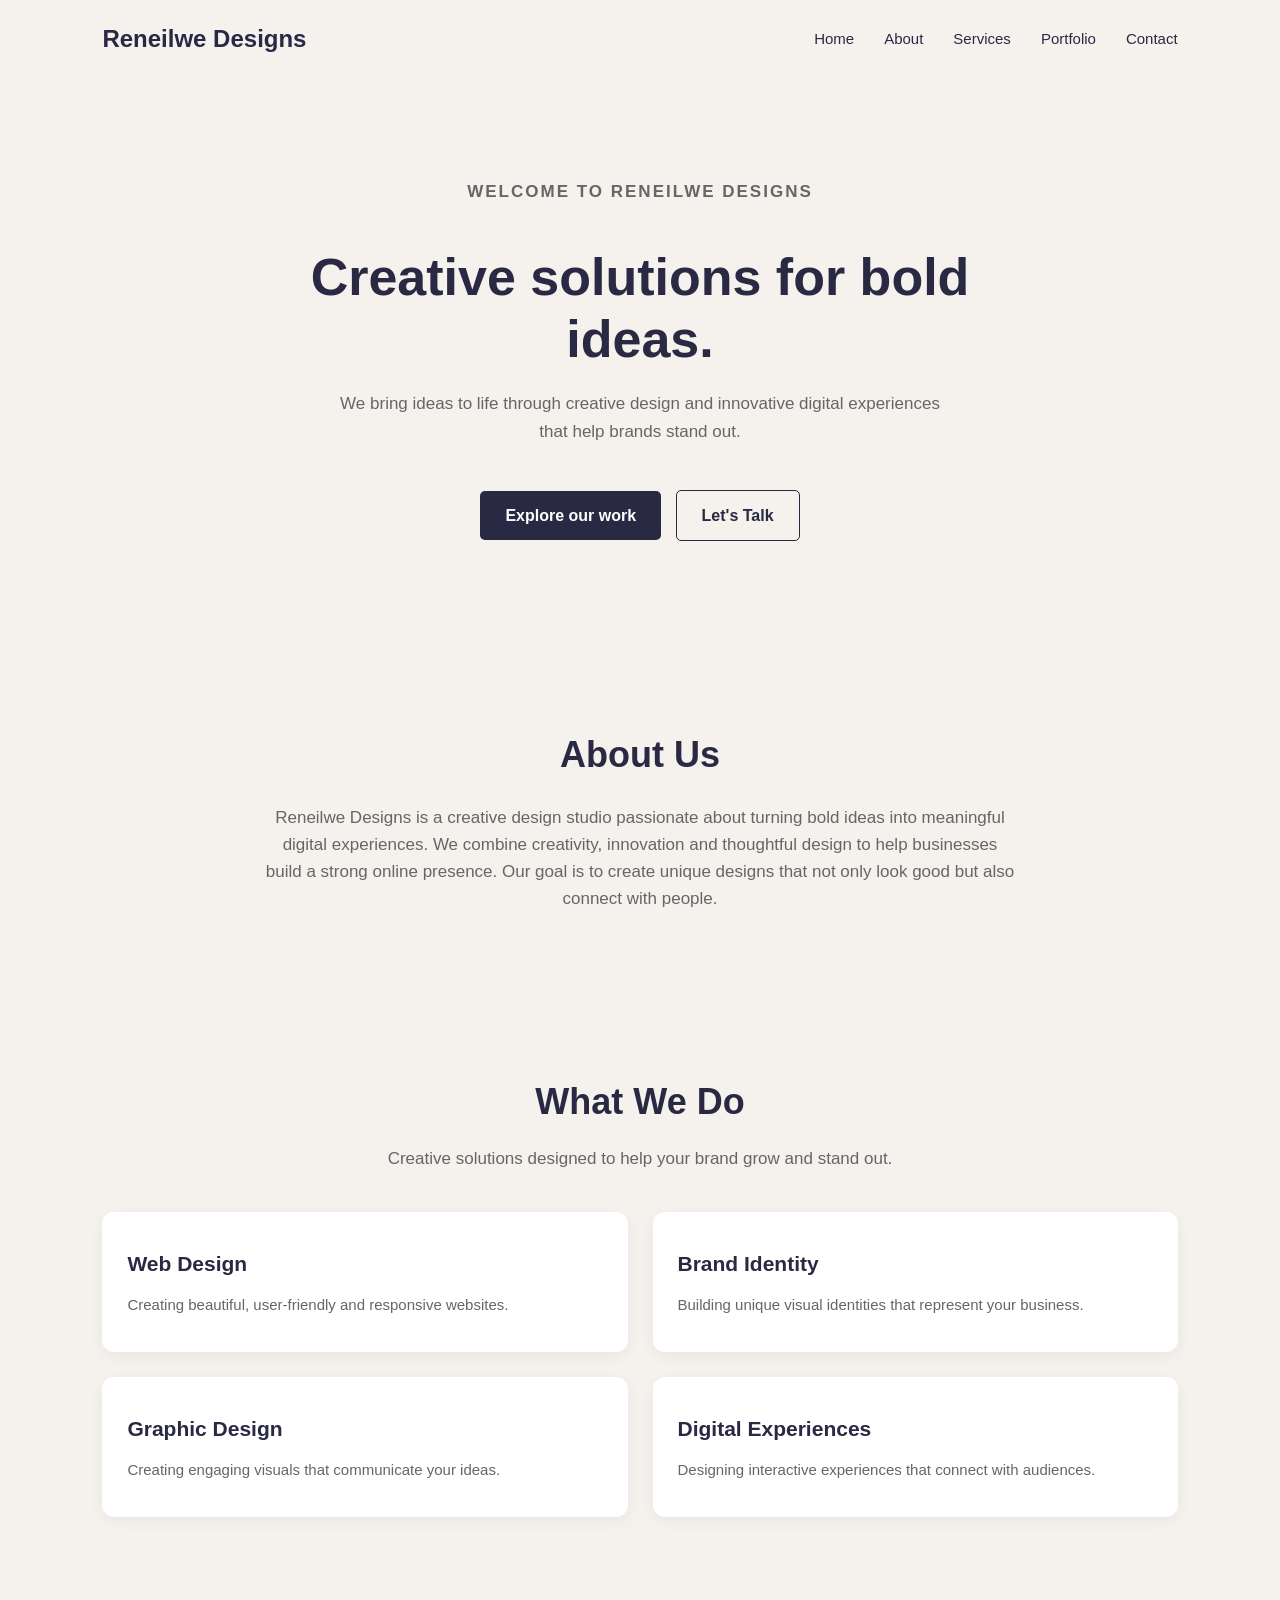
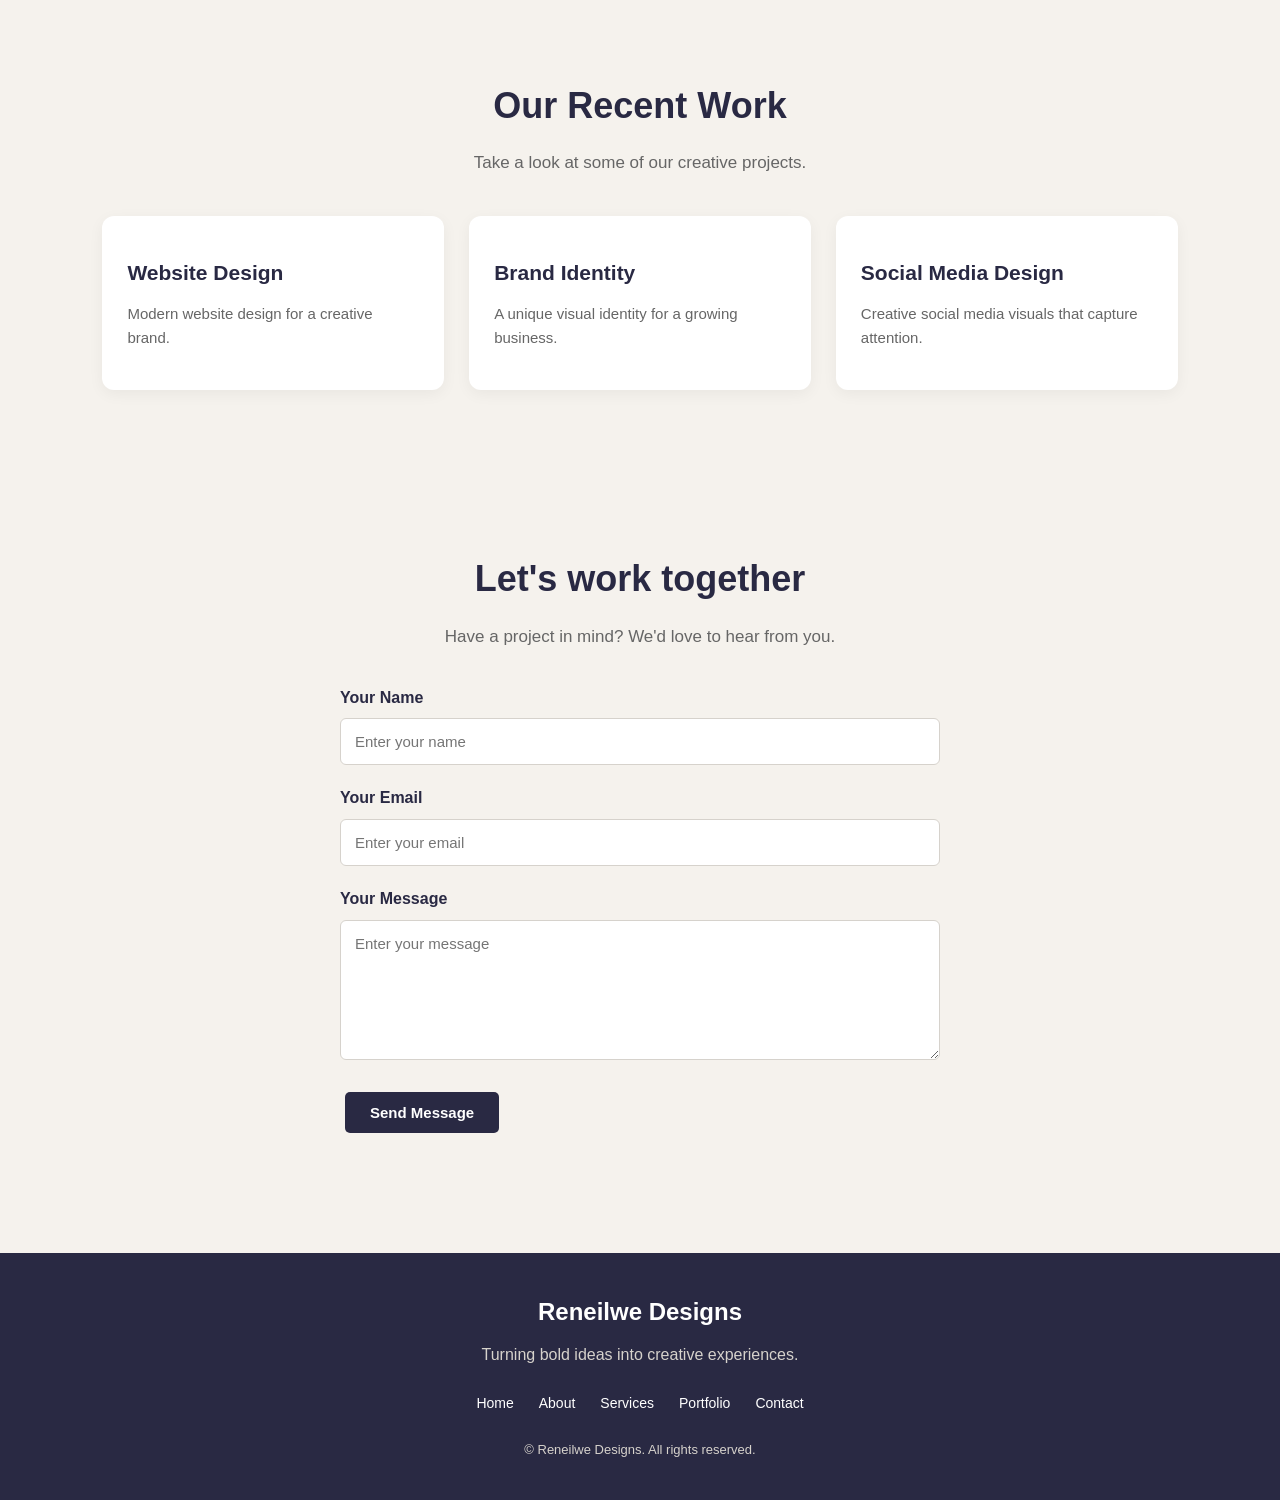
<file: Task 1 - Responsive Landing Page/index.html>
<!DOCTYPE html>
<html lang="en">
<head>
    <meta charset="UTF-8">
    <meta name="viewport" content="width=device-width, initial-scale=1.0">
    <link rel="stylesheet" href="style.css">
    <title>Reneilwe Designs | Creative Studio</title>
</head>
<body>
    <nav>
        <div class="logo">
            Reneilwe Designs
        </div>

        <ul>
            <li><a href="#home">Home</a></li>
            <li><a href="#about">About</a></li>
            <li><a href="#services">Services</a></li>
            <li><a href="#portfolio">Portfolio</a></li>
            <li><a href="#contact">Contact</a></li>
        </ul>
    </nav>

    <section id="home">
        <p class="intro">WELCOME TO RENEILWE DESIGNS</p>
        <h1>Creative solutions for bold ideas.</h1>
        <p class="hero-description">We bring ideas to life through creative design and innovative digital experiences that help brands stand out.</p>
        <a href="#portfolio" class="btn">Explore our work</a>
        <a href="#contact" class="btn-secondary">Let's Talk</a>
    </section>

    <section id="about">
        <h2>About Us</h2>
        <p>Reneilwe Designs is a creative design studio passionate about turning bold ideas into meaningful digital experiences. We combine creativity, innovation and thoughtful design to help businesses build a strong online presence. Our goal is to create unique designs that not only look good but also connect with people.</p>
    </section>

    <section id="services">
        <h2>What We Do</h2>
        <p>Creative solutions designed to help your brand grow and stand out.</p>
        <div class="services-container">
            <div class="service-card">
                <h3>Web Design</h3>
                <p>Creating beautiful, user-friendly and responsive websites.</p>
            </div>
            <div class="service-card">
                <h3>Brand Identity</h3>
                <p>Building unique visual identities that represent your business.</p>
            </div>

            <div class="service-card">
                <h3>Graphic Design</h3>
                <p>Creating engaging visuals that communicate your ideas.</p>
            </div>

            <div class="service-card">
                <h3>Digital Experiences</h3>
                <p>Designing interactive experiences that connect with audiences.</p>
            </div>
        </div>
    </section>
    <section id="portfolio">
        <h2>Our Recent Work</h2>
        <p>Take a look at some of our creative projects.</p>
        <div class="portfolio-container">
            <div class="portfolio-card">
                <h3>Website Design</h3>
                <p>Modern website design for a creative brand.</p>
            </div>
            <div class="portfolio-card">
                <h3>Brand Identity</h3>
                <p>A unique visual identity for a growing business.</p>
            </div>
            <div class="portfolio-card">
                <h3>Social Media Design</h3>
                <p>Creative social media visuals that capture attention.</p>
            </div>
        </div>
    </section>
    <section id="contact">
        <h2>Let's work together</h2>
        <p>Have a project in mind? We'd love to hear from you.</p>
        <form id="contact-form">
            <div class="form-group">
                <label for="name">Your Name</label>
                <input type="text" id="name" name="name" placeholder="Enter your name" required>
            </div>
            <div class="form-group">
                <label for="email">Your Email</label>
                <input type="email" id="email" name="email" placeholder="Enter your email" required>
            </div>
            <div class="form-group">
                <label for="message">Your Message</label>
                <textarea id="message" name="message" placeholder="Enter your message" required></textarea>
            </div>
            <button type="submit" class="btn">Send Message</button>
        </form>
        <p id="success-message" class="success-message"></p>
    </section>
    <footer>
        <div class="footer-content">
            <h2>Reneilwe Designs</h2>
            <p>Turning bold ideas into creative experiences.</p>
        </div>

        <div class="footer-links">
            <a href="#home">Home</a>
            <a href="#about">About</a>
            <a href="#services">Services</a>
            <a href="#portfolio">Portfolio</a>
            <a href="#contact">Contact</a>
        </div>
        <p class="copyright">
            &copy; Reneilwe Designs. All rights reserved.
        </p>
    </footer>
    <script src="script.js"></script>
</body>
</html>
</file>
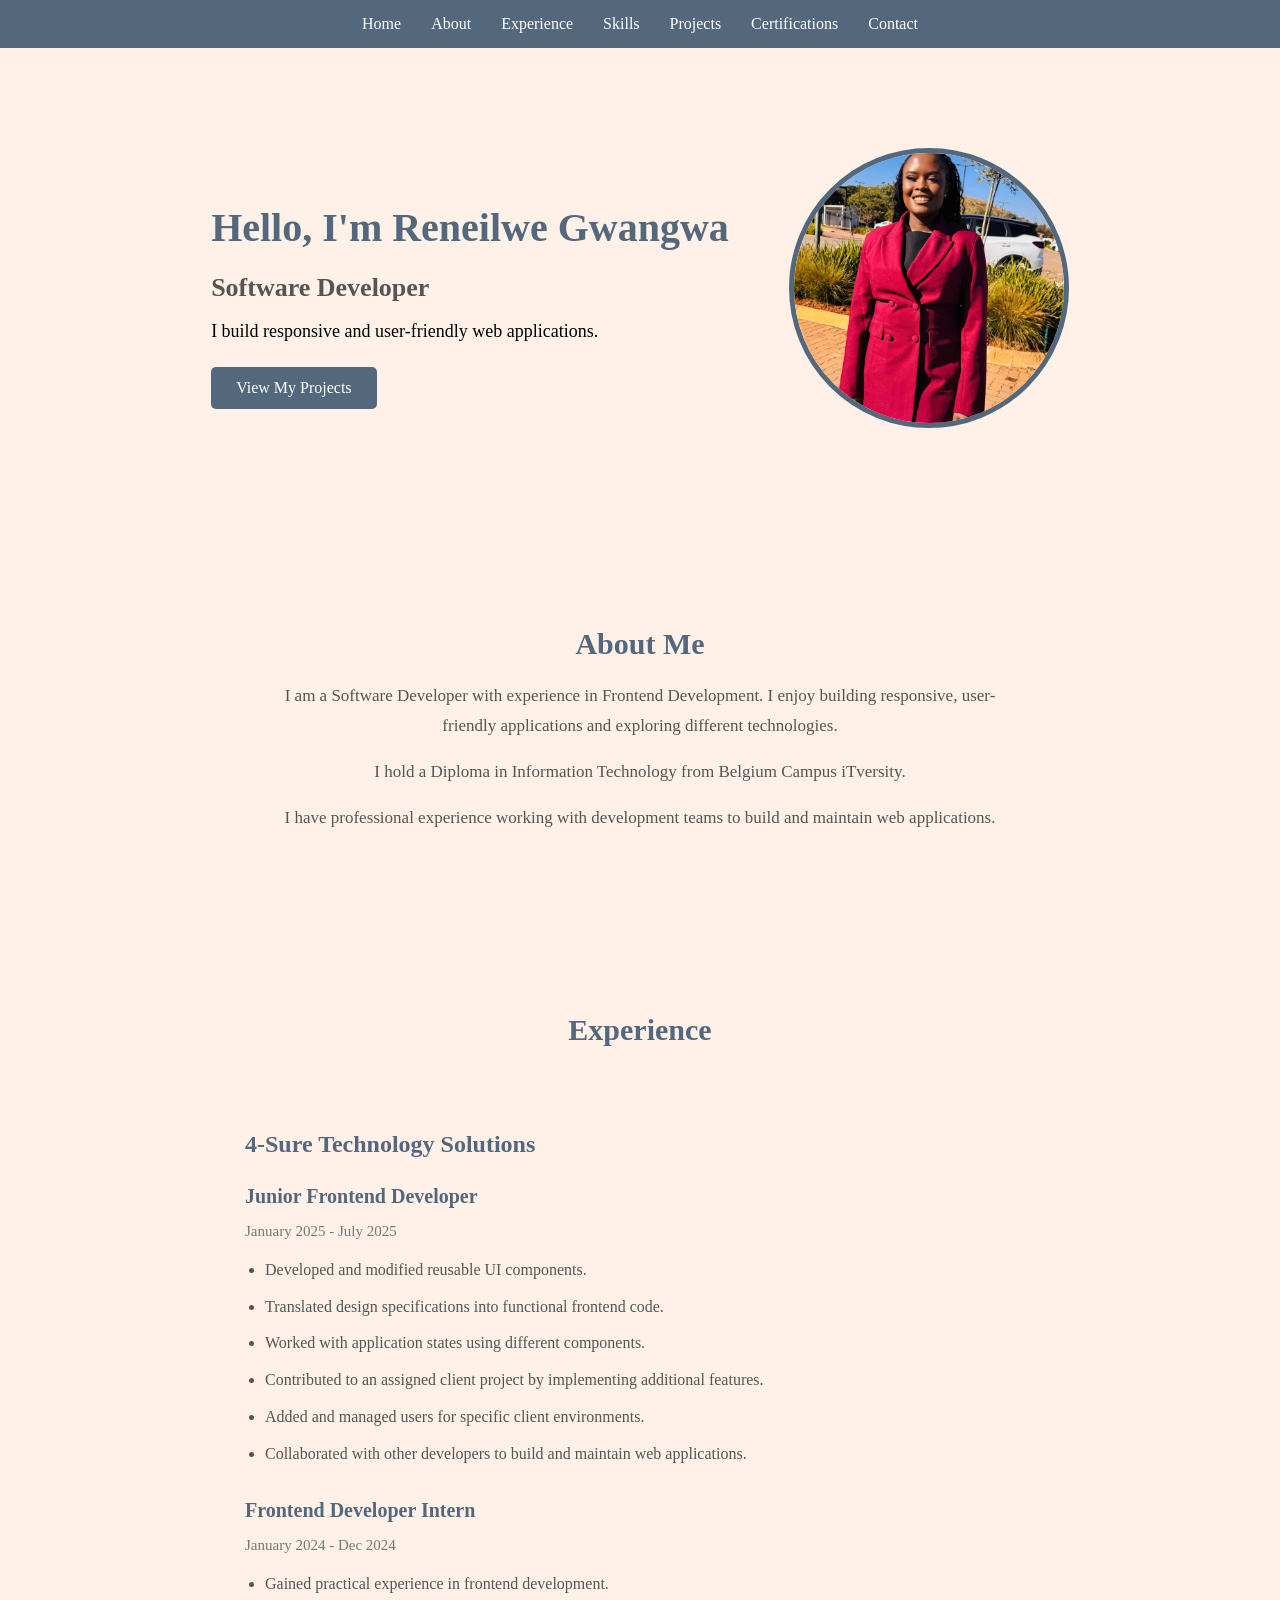
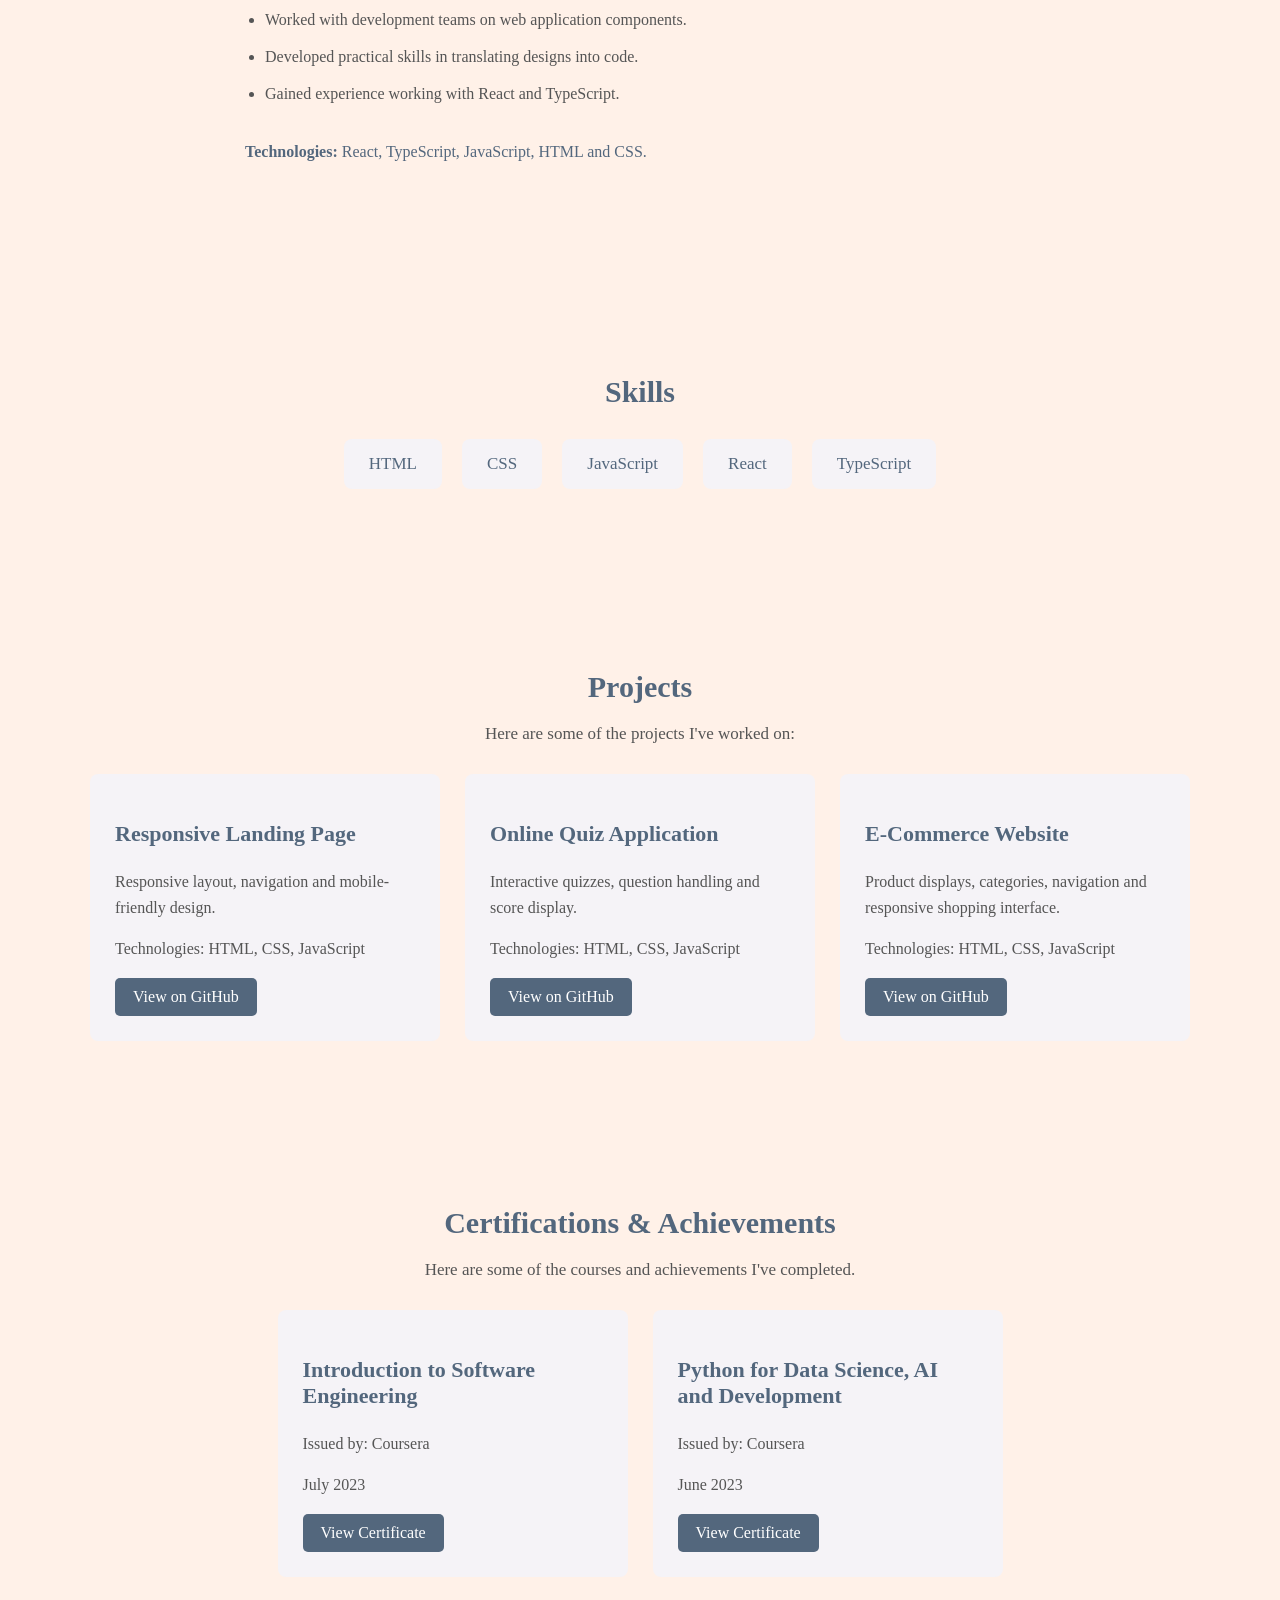
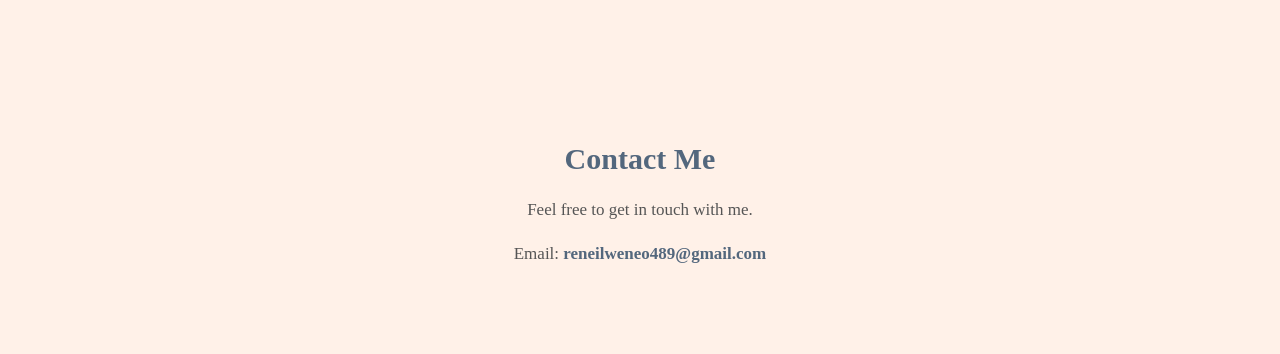
<file: Task 2 - Personal Portfolio/index.html>
<!DOCTYPE html>
<html lang="en">
<head>
    <meta charset="UTF-8">
    <meta name="viewport" content="width=device-width, initial-scale=1.0">
    <link rel="stylesheet" href="style.css">
    <title>Reneilwe Neo Gwangwa | Software Developer</title>
</head>
<body>
    <header>
        <nav>
            <button class="menu-toggle" aria-label="Open navigation menu" aria-expanded="false">
                ☰
            </button>

            <ul class="nav-links">
                <li><a href="#home">Home</a></li>
                <li><a href="#about">About</a></li>
                <li><a href="#experience">Experience</a></li>
                <li><a href="#skills">Skills</a></li>
                <li><a href="#projects">Projects</a></li>
                <li><a href="#certifications">Certifications</a></li>
                <li><a href="#contact">Contact</a></li>
            </ul>
        </nav>
    </header>
    <section id="home">
        <div class="home-container">

            <div class="home-content">
                <h1>Hello, I'm Reneilwe Gwangwa</h1>
                <h2>Software Developer</h2>
                <p>I build responsive and user-friendly web applications.</p>
                <a href="#projects">View My Projects</a>
            </div>

            <div class="home-image">
                <img src="images/Neo.jpg" alt="Profile photo">
            </div>

        </div>
    </section>
    <section id="about">
        <h2>About Me</h2>
        <p>
            I am a Software Developer with experience in Frontend Development.
            I enjoy building responsive, user-friendly applications
            and exploring different technologies.
        </p>
        <p>
            I hold a Diploma in Information Technology from Belgium Campus iTversity.
        </p>
        <p>
            I have professional experience working with development teams
            to build and maintain web applications.
        </p>
    </section>
    <section id="experience">
        <h2>Experience</h2>
        <div class="experience-card">
            <h3>4-Sure Technology Solutions</h3>
            <div class="job">
                <h4>Junior Frontend Developer</h4>
                <p class="job-duration">January 2025 - July 2025</p>
                <ul>
                    <li>Developed and modified reusable UI components.</li>
                    <li>Translated design specifications into functional frontend code.</li>
                    <li>Worked with application states using different components.</li>
                    <li>Contributed to an assigned client project by implementing additional features.</li>
                    <li>Added and managed users for specific client environments.</li>
                    <li>Collaborated with other developers to build and maintain web applications.</li>
                </ul>
            </div>
            <div class="job">
                <h4>Frontend Developer Intern</h4>
                <p class="job-duration">January 2024 - Dec 2024</p>
                <ul>
                    <li>Gained practical experience in frontend development.</li>
                    <li>Worked with development teams on web application components.</li>
                    <li>Developed practical skills in translating designs into code.</li>
                    <li>Gained experience working with React and TypeScript.</li>
                </ul>
            </div>
            <p class="technologies">
                <strong>Technologies:</strong> React, TypeScript, JavaScript, HTML and CSS.
            </p>
        </div>
    </section>
    <section id="skills">
        <h2>Skills</h2>
        <ul>
            <li>HTML</li>
            <li>CSS</li>
            <li>JavaScript</li>
            <li>React</li>
            <li>TypeScript</li>
        </ul>
    </section>
    <section id="projects">
        <h2>Projects</h2>
        <p>Here are some of the projects I've worked on:</p>
        <div class="project-container">
            <div class="project-card">
                <h3>Responsive Landing Page</h3>
                <p>Responsive layout, navigation and mobile-friendly design.</p>
                <p>Technologies: HTML, CSS, JavaScript</p>
                <a href="https://github.com/Reneilwe001/Web_Development_Internship/tree/main/Task%201%20-%20Responsive%20Landing%20Page" target="_blank" rel="noopener noreferrer">
                    View on GitHub
                </a>
            </div>
            <div class="project-card">
                <h3>Online Quiz Application</h3>
                <p>Interactive quizzes, question handling and score display.</p>
                <p>Technologies: HTML, CSS, JavaScript</p>
                <a href="https://github.com/Reneilwe001/Web_Development_Internship/tree/main/Task%204%20-%20Online%20Quiz%20Application" target="_blank" rel="noopener noreferrer">
                    View on GitHub
                </a>
            </div>
            <div class="project-card">
                <h3>E-Commerce Website</h3>
                <p>Product displays, categories, navigation and responsive shopping interface.</p>
                <p>Technologies: HTML, CSS, JavaScript</p>
                <a href="https://github.com/Reneilwe001/Web_Development_Internship/tree/main/Task%205%20-%20E-Commerce%20Website" target="_blank" rel="noopener noreferrer">
                    View on GitHub
                </a>
            </div>
        </div>
    </section>
    <section id="certifications">
        <h2>Certifications & Achievements</h2>
        <p>Here are some of the courses and achievements I've completed.</p>

        <div class="certification-container">

            <div class="certification-card">
                <h3>Introduction to Software Engineering</h3>
                <p>Issued by: Coursera</p>
                <p>July 2023</p>
                <a href="certificates/Software Engineering Certificate.pdf" target="_blank">
                    View Certificate
                </a>
            </div>

            <div class="certification-card">
                <h3>Python for Data Science, AI and Development</h3>
                <p>Issued by: Coursera</p>
                <p>June 2023</p>
                <a href="certificates/Python for Data Science & AI.pdf" target="_blank">
                    View Certificate
                </a>
            </div>
        </div>
    </section>
    <section id="contact">
        <h2>Contact Me</h2>
        <p>Feel free to get in touch with me.</p>
        <p>
            Email:
            <a href="mailto:reneilweneo489@gmail.com">
                reneilweneo489@gmail.com
            </a>
        </p>
    </section>
    <button id="back-to-top" aria-label="Back to top">
        ↑
    </button>
    <script src="script.js"></script>
</body>
</html>
</file>
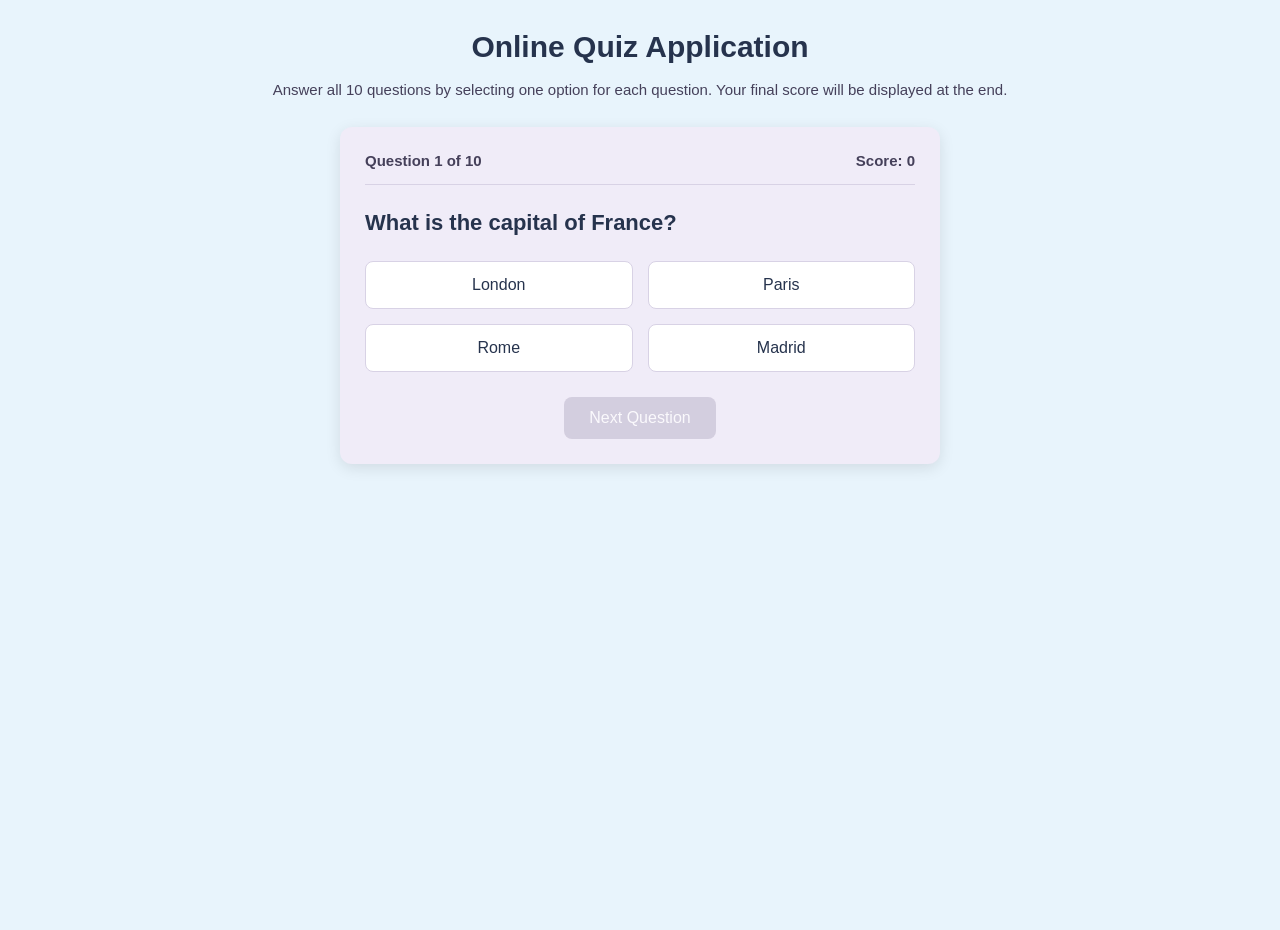
<file: Task 4 - Online Quiz Application/index.html>
<!DOCTYPE html>
<html lang="en">
<head>
    <meta charset="UTF-8">
    <meta name="viewport" content="width=device-width, initial-scale=1.0">
    <link rel="stylesheet" href="style.css">
    <title>Online Quiz Application</title>
</head>
<body>
    <h1>Online Quiz Application</h1>
    <p class="quiz-instructions">
        Answer all 10 questions by selecting one option for each question.
        Your final score will be displayed at the end.
    </p>
    <main class="quiz-container">
        <div class="quiz-header">
            <p>Question <span class="question-number">1</span> of <span class="total-question">10</span></p>
            <p>Score: <span class="score">0</span></p>
        </div>
        <div class="quiz-content">
            <h2 class="question">What is the capital of France?</h2>
            <div class="answers">
                <button class="answer">London</button>
                <button class="answer">Paris</button>
                <button class="answer">Rome</button>
                <button class="answer">Madrid</button>
            </div>
            <button class="next-button">Next Question</button>
        </div>
        <div class="quiz-results hidden">
            <h2>Quiz Completed!</h2>
            <p>Your final score is: <span class="final-score">0</span></p>
            <button class="restart-button">Restart Quiz</button>
        </div>
    </main>
    <script src="script.js"></script>
</body>
</html>
</file>
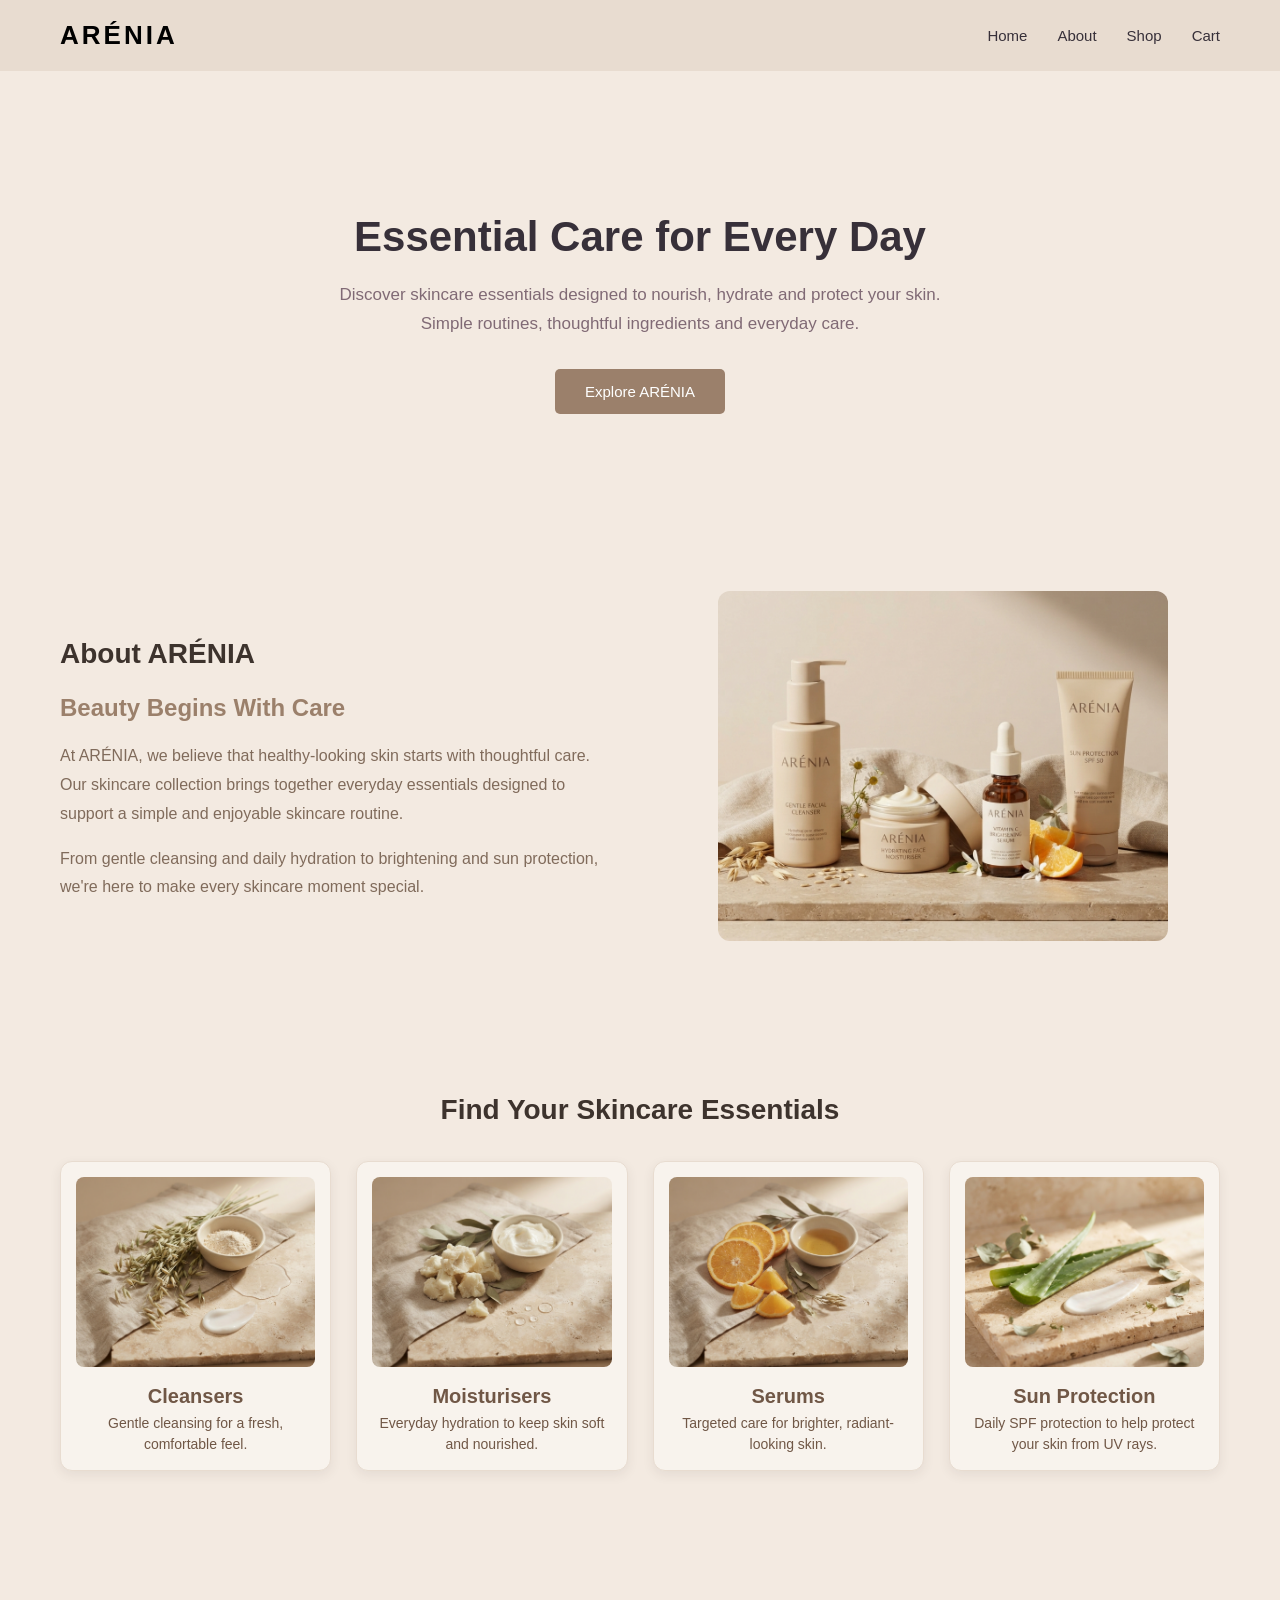
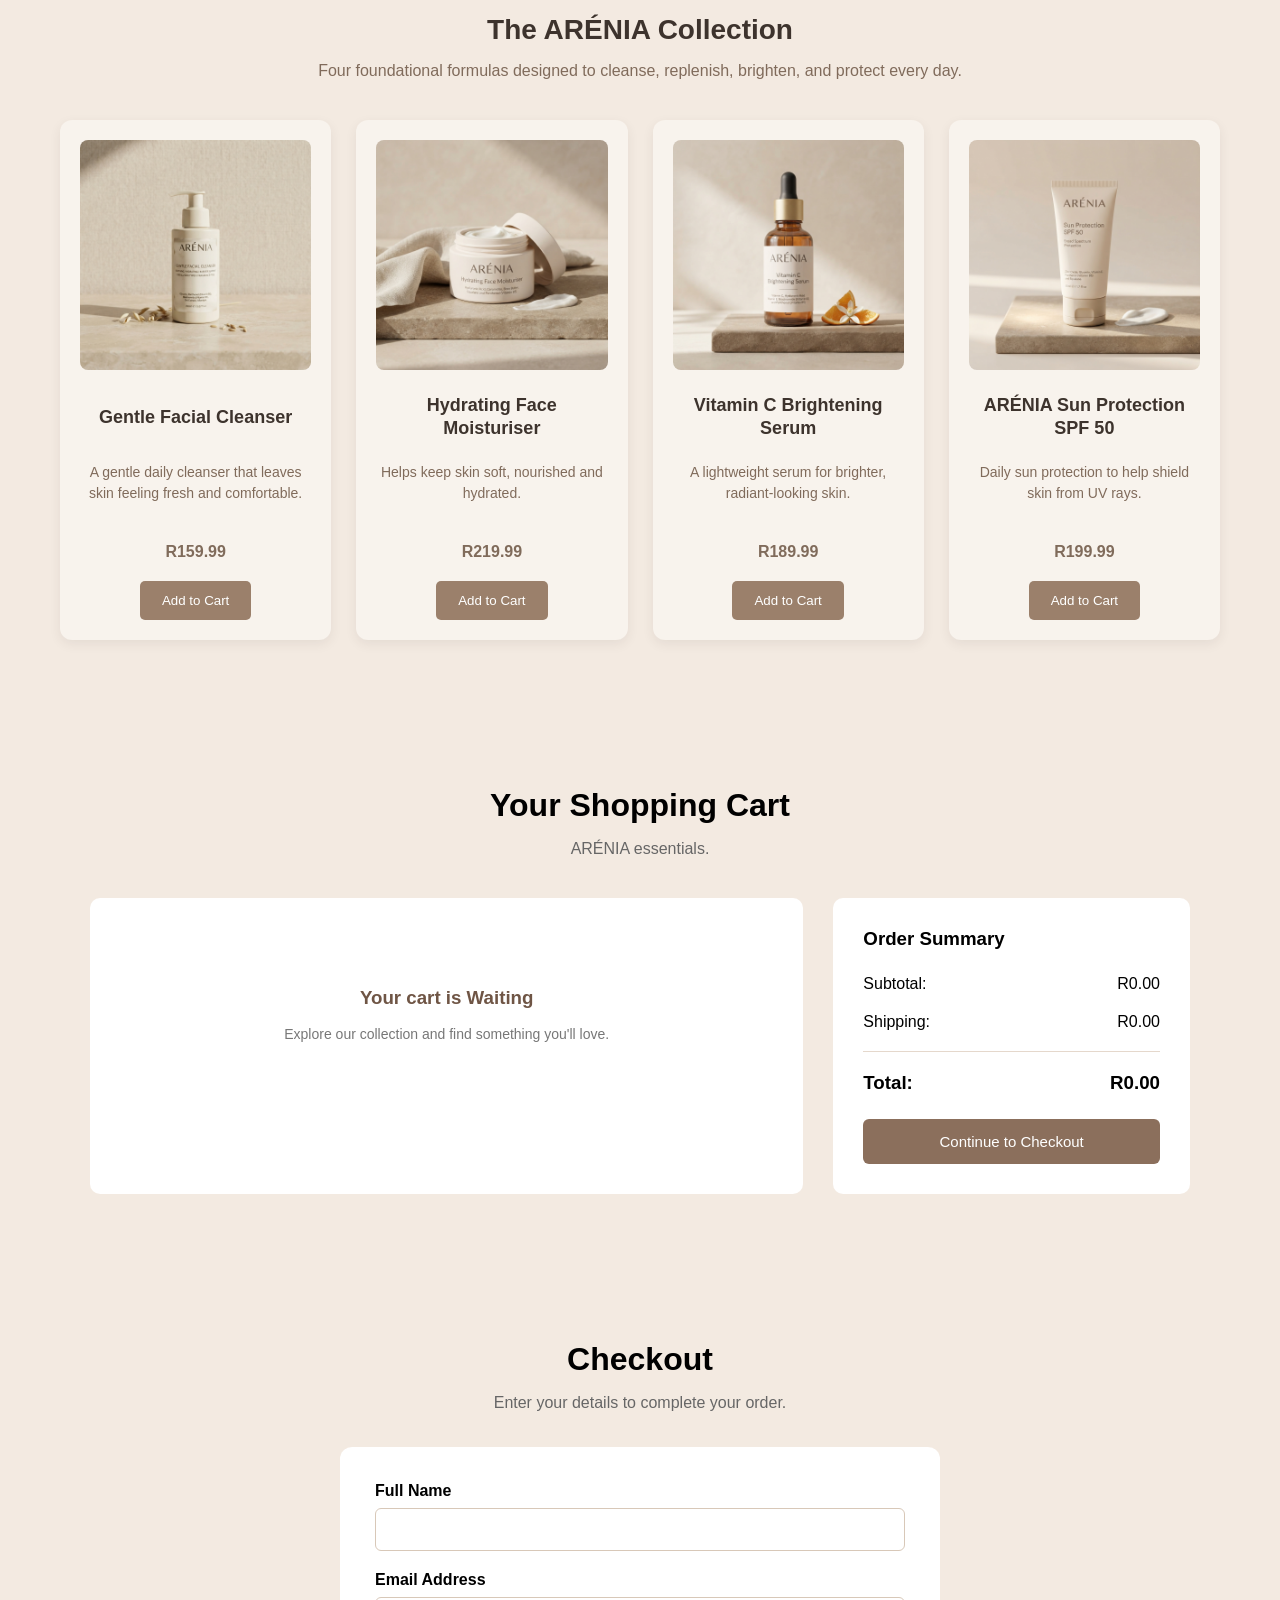
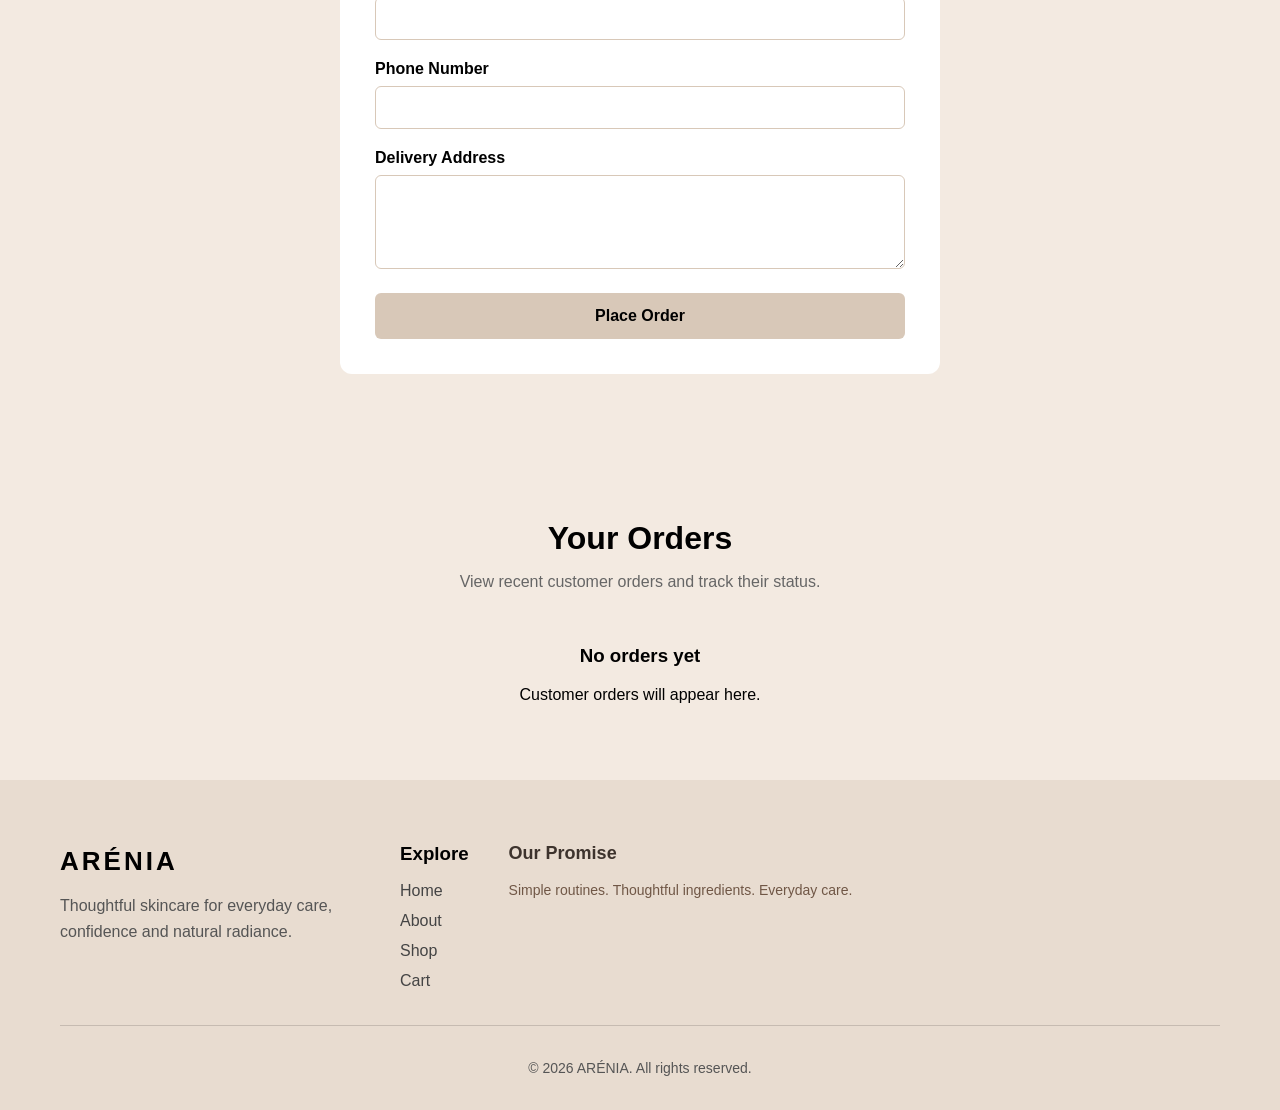
<file: Task 5 - E-Commerce Website/index.html>
<!DOCTYPE html>
<html lang="en">
    <head>
        <meta charset="UTF-8">
        <meta name="viewport" content="width=device-width, initial-scale=1.0">
        <link rel="stylesheet" href="style.css">
        <title>ARÉNIA | Beauty & Skincare</title>
    </head>
    <body>
        <header>
            <a href="#home" class="logo">ARÉNIA</a>

            <nav aria-label="Main navigation">
                <ul>
                    <li><a href="#home">Home</a></li>
                    <li><a href="#about">About</a></li>
                    <li><a href="#shop">Shop</a></li>
                    <li><a href="#cart">Cart</a></li>
                </ul>
            </nav>
        </header>

        <main>
            <section class="hero" id="home">
                <div class="hero-content">
                    <h1>Essential Care for Every Day</h1>
                    <p>
                        Discover skincare essentials designed to nourish, hydrate and protect your skin.
                        Simple routines, thoughtful ingredients and everyday care.
                    </p>
                    <a href="#shop" class="shop-button">Explore ARÉNIA</a>
                </div>
            </section>

            <section class="about" id="about">
                <div class="about-content">
                    <h2>About ARÉNIA</h2>

                    <h3>Beauty Begins With Care</h3>

                    <p>
                        At ARÉNIA, we believe that healthy-looking skin starts
                        with thoughtful care. Our skincare collection brings
                        together everyday essentials designed to support a
                        simple and enjoyable skincare routine.
                    </p>

                    <p>
                        From gentle cleansing and daily hydration to brightening
                        and sun protection, we're here to make every skincare
                        moment special.
                    </p>
                </div>
                <div class="about-image">
                    <img src="images/Arenia_Skincare_Collection.jpg" alt="Arenia Skincare Collection">
                </div>
            </section>

            <section class="categories">
                <h2>Find Your Skincare Essentials</h2>

                <div class="category-container">
                    <div class="category">
                        <img src="images/Cleansers.jpg" alt="Cleansers" class="category-image">
                        <h3>Cleansers</h3>
                        <p>Gentle cleansing for a fresh, comfortable feel.</p>
                    </div>

                    <div class="category">
                        <img src="images/Moisturisers.jpg" alt="Moisturisers" class="category-image">
                        <h3>Moisturisers</h3>
                        <p>Everyday hydration to keep skin soft and nourished.</p>
                    </div>

                    <div class="category">
                        <img src="images/Serums.jpg" alt="Serums" class="category-image">
                        <h3>Serums</h3>
                        <p>Targeted care for brighter, radiant-looking skin.</p>
                    </div>

                    <div class="category">
                        <img src="images/Sun_Protection.jpg" alt="Sun Protection" class="category-image"> 
                        <h3>Sun Protection</h3>
                        <p>Daily SPF protection to help protect your skin from UV rays.</p>  
                    </div>
                </div>
            </section>

            <section class="products" id="shop">
                <h2>The ARÉNIA Collection</h2>
                <p class="products-intro">Four foundational formulas designed to cleanse, replenish, brighten, and protect every day.</p>
                <div class="product-container">

                    <div class="product-card" data-id="1" data-name="Gentle Facial Cleanser" data-price="159.99">
                        <img src="images/Gentle_Facial_Cleanser.jpg" alt="Gentle Facial Cleanser" class="product-image">
                        <h3>Gentle Facial Cleanser</h3>
                        <p class="product-description">
                            A gentle daily cleanser that leaves skin feeling fresh and comfortable.
                        </p>
                        <p class="product-price">R159.99</p>
                        <button type="button" aria-label="Add Gentle Facial Cleanser to cart">
                            Add to Cart
                        </button>
                    </div>

                    <div class="product-card" data-id="2" data-name="Hydrating Face Moisturiser" data-price="219.99">
                        <img src="images/Hydrating_Face_Moisturiser.jpg" alt="Hydrating Face Moisturiser" class="product-image">
                        <h3>Hydrating Face Moisturiser</h3>
                        <p class="product-description">
                            Helps keep skin soft, nourished and hydrated.
                        </p>
                        <p class="product-price">R219.99</p>
                        <button type="button" aria-label="Add Hydrating Face Moisturiser to cart">
                            Add to Cart
                        </button>
                    </div>

                    <div class="product-card" data-id="3" data-name="Vitamin C Brightening Serum" data-price="189.99">
                        <img src="images/Brightening_Serum.jpg" alt="Vitamin C Brightening Serum" class="product-image">
                        <h3>Vitamin C Brightening Serum</h3>
                        <p class="product-description">
                            A lightweight serum for brighter, radiant-looking skin.
                        </p>
                        <p class="product-price">R189.99</p>
                        <button type="button" aria-label="Add Vitamin C Brightening Serum to cart">
                            Add to Cart
                        </button>
                    </div>

                    <div class="product-card" data-id="4" data-name="ARÉNIA Sun Protection SPF 50" data-price="199.99">
                        <img src="images/Sun_Protection_SPF 50.jpg" alt="ARÉNIA Sun Protection SPF 50" class="product-image">
                        <h3>ARÉNIA Sun Protection SPF 50</h3>
                        <p class="product-description">
                            Daily sun protection to help shield skin from UV rays.
                        </p>
                        <p class="product-price">R199.99</p>
                        <button type="button" aria-label="Add ARÉNIA Sun Protection SPF 50 to cart">
                            Add to Cart
                        </button>
                    </div>
                </div>
            </section>


            <section class="cart" id="cart">
                <h2>Your Shopping Cart</h2>
                <p class="cart-intro">ARÉNIA essentials.</p>

                <div class="cart-container">

                    <div class="cart-items">
                        <!-- Cart products will appear here -->
                    </div>

                    <div class="cart-summary">
                        <h3>Order Summary</h3>
                        <div class="summary-details">
                            <p>Subtotal: <span id="subtotal">R0.00</span></p>
                            <p>Shipping: <span id="shipping">R0.00</span></p>
                            <h3>Total: <span id="total">R0.00</span></h3>
                        </div>
                        <button type="button" class="checkout-button">Continue to Checkout</button>
                    </div>
                </div>
            </section>

            <section class="checkout" id="checkout">
                <h2>Checkout</h2>
                <p class="checkout-intro">Enter your details to complete your order.</p>

                <div class="checkout-container">
                    <form id="checkout-form">
                        <div class="form-group">
                            <label for="full-name">Full Name</label>
                            <input type="text" id="full-name" name="full-name" autocomplete="name" required>
                        </div>

                        <div class="form-group">
                            <label for="email">Email Address</label>
                            <input type="email" id="email" name="email" autocomplete="email" required>
                        </div>

                        <div class="form-group">
                            <label for="phone">Phone Number</label>
                            <input type="tel" id="phone" name="phone" autocomplete="tel" required>
                        </div>

                        <div class="form-group">
                            <label for="address">Delivery Address</label>
                            <textarea id="address" name="address" rows="4" autocomplete="street-address" required></textarea>
                        </div>

                        <button type="submit" class="place-order-button">
                            Place Order
                        </button>
                    </form>
                </div>
            </section>
            
            <section class="orders" id="orders">
                <h2>Your Orders</h2>
                <p class="orders-intro">View recent customer orders and track their status.</p>

                <div class="orders-container">
                    <div class="order-list">
                        <!-- Orders will appear here -->
                    </div>
                </div>
            </section>
        </main>

        <footer class="footer">
            <div class="footer-container">

                <div class="footer-brand">
                    <h2>ARÉNIA</h2>
                    <p>Thoughtful skincare for everyday care, confidence and natural radiance.</p>
                </div>

                <div class="footer-links">
                    <h3>Explore</h3>
                    <a href="#home">Home</a>
                    <a href="#about">About</a>
                    <a href="#shop">Shop</a>
                    <a href="#cart">Cart</a>
                </div>

                <div class="footer-care">
                    <h3>Our Promise</h3>
                    <p>Simple routines. Thoughtful ingredients. Everyday care.</p>
                </div>

            </div>

            <div class="footer-bottom">
                <p>&copy; 2026 ARÉNIA. All rights reserved.</p>
            </div>
        </footer>

        <script src="script.js"></script>
    </body>
</html>
</file>
<file: Task 1 - Responsive Landing Page/style.css>
/* General Reset */
* { 
    margin: 0;
    padding: 0;
    box-sizing: border-box; 
}

/* General Styles */
html {
    scroll-behavior: smooth;
}

body {
    font-family: Arial, sans-serif;
    background-color: #F5F2ED;
    color: #292943;
    line-height: 1.6;
}

/* Navigation Bar */
nav {
    display: flex;
    justify-content: space-between;
    align-items: center;
    padding: 20px 8%;
}

.logo {
    font-size: 24px;
    font-weight: bold;
}

nav ul {
    display: flex;
    list-style: none;
    gap: 30px;
}

nav a {
    text-decoration: none;
    color: #292943;
    font-size: 15px;
}

/* Home Section */
#home {
    text-align: center;
    padding: 100px 8%;
}

.intro {
    font-size: 14px;
    font-weight: bold;
    letter-spacing: 2px;
    color: #D47A70;
    margin-bottom: 20px;
}

#home h1 {
    font-size: 52px;
    line-height: 1.2;
    max-width: 750px;
    margin: 0 auto 20px;
}

#home p {
    color: #666;
    font-size: 17px;
    margin-bottom: 40px;
}

.hero-description {
    max-width: 600px;
    margin: 0 auto 30px;
    font-size: 17px;
    color: #666;
}

.btn,
.btn-secondary {
    display: inline-block;
    padding: 12px 25px;
    margin: 5px;
    border-radius: 5px;
    text-decoration: none;
    font-weight: bold;
}

.btn {
    background-color: #292943;
    color: white;
}

.btn-secondary {
    border: 1px solid #292943;
    color: #292943;
}

/* About Section */
#about {
    padding: 80px 8%;
    text-align: center;
}

#about h2 {
    font-size: 36px;
    margin-bottom: 20px;
}

#about p {
    max-width: 750px;
    margin: 0 auto;
    font-size: 17px;
    color: #666;
}

/* Services Section */
#services {
    padding: 80px 8%;
    text-align: center;
}

#services h2 {
    font-size: 36px;
    margin-bottom: 15px;
}

#services > p {
    color: #666;
    font-size: 17px;
    margin-bottom: 40px;
}

.services-container {
    display: grid;
    grid-template-columns: repeat(2, 1fr);
    gap: 25px;
}

.service-card {
    background-color: #fff;
    padding: 35px 25px;
    border-radius: 12px;
    box-shadow: 0 4px 15px rgba(0, 0, 0, 0.05);
    text-align: left;
}

.service-card h3 {
    font-size: 21px;
    margin-bottom: 12px;
}

.service-card p {
    font-size: 15px;
    color: #666;
}

/* Portfolio Section */
#portfolio {
    padding: 80px 8%;
    text-align: center;
}

#portfolio h2 {
    font-size: 36px;
    margin-bottom: 15px;
}

#portfolio > p {
    color: #666;
    font-size: 17px;
    margin-bottom: 40px;
}

.portfolio-container {
    display: grid;
    grid-template-columns: repeat(3, 1fr);
    gap: 25px;
}

.portfolio-card {
    background-color: #fff;
    padding: 40px 25px;
    border-radius: 12px;
    text-align: left;
    box-shadow: 0 4px 15px rgba(0, 0, 0, 0.05);
}

.portfolio-card h3 {
    font-size: 21px;
    margin-bottom: 12px;
}

.portfolio-card p {
    font-size: 15px;
    color: #666;
}

/* Contact Section */
#contact {
    padding: 80px 8%;
    text-align: center;
}

#contact h2 {
    font-size: 36px;
    margin-bottom: 15px;
}

#contact > p {
    color: #666;
    font-size: 17px;
    margin-bottom: 35px;
}

#contact-form {
    max-width: 600px;
    margin: 0 auto;
    text-align: left;
}

/* Form Styles */
.form-group {
    margin-bottom: 20px;
}

.form-group label {
    display: block;
    margin-bottom: 8px;
    font-weight: bold;
}

.form-group input,
.form-group textarea {
    width: 100%;
    padding: 14px;
    border: 1px solid #D6D2CC;
    border-radius: 6px;
    font-size: 15px;
    font-family: Arial, sans-serif;
    background-color: #FFFFFF;
}

.form-group textarea {
    resize: vertical;
    min-height: 140px;
}

#contact-form button {
    border: none;
    cursor: pointer;
    font-size: 15px;
}

/* Footer Section */
footer {
    background-color: #292943;
    color: #FFFFFF;
    padding: 40px 8%;
    text-align: center;
}

.footer-content h2 {
    font-size: 24px;
    margin-bottom: 10px;
}

.footer-content p {
    color: #D6D2CC;
    margin-bottom: 25px;
}

.footer-links {
    display: flex;
    justify-content: center;
    flex-wrap: wrap;
    gap: 25px;
    margin-bottom: 25px;
}

.footer-links a {
    color: #FFFFFF;
    text-decoration: none;
    font-size: 14px;
}

.copyright {
    font-size: 13px;
    color: #D6D2CC;
}

/* Hover Effects */
nav a {
    transition: color 0.3s ease;
}

nav a:hover {
    color: #D47A70;
}

/* Button Hover Effects */
.btn {
    transition: background-color 0.3s ease,
    transform 0.3s ease;
}

.btn:hover {
    background-color: #D47A70;
    transform: translateY(-3px);
}

.btn-secondary {
    transition: background-color 0.3s ease,
    color 0.3s ease;
}

.btn-secondary:hover {
    background-color: #292943;
    color: #FFFFFF;
}

/* Card Hover Effects */
.service-card,
.portfolio-card {
    transition: transform 0.3s ease,
    box-shadow 0.3s ease;
}

.service-card:hover,
.portfolio-card:hover {
    transform: translateY(-5px);
    box-shadow: 0 8px 20px rgba(0, 0, 0, 0.1);
}

/* Mobile Navigation */
@media (max-width: 768px) {
    nav {
        flex-direction: column;
        gap: 20px;
        padding: 20px 5%;
    }

    nav ul {
        flex-wrap: wrap;
        justify-content: center;
        gap: 15px;
    }

    #home h1 {
        font-size: 36px;
    }

    #home {
        padding: 70px 5%;
    }

    /* Mobile Services and Portfolio */
    .services-container,
    .portfolio-container {
        grid-template-columns: 1fr;
    }

    /* Mobile Contact Form */
    #contact {
        padding: 60px 5%;
    }

    #about h2,
    #services h2,
    #portfolio h2,
    #contact h2 {
        font-size: 30px;
    }
}

/* Form Success Message */
.success-message {
    color: #2E7D5B;
    font-weight: bold;
    margin-top: 20px;
    text-align: center;
}

/* Hero section animation */
#home {
    animation: fadeIn 1.2s ease-in-out;
}

@keyframes fadeIn {
    from {
        opacity: 0;
        transform: translateY(20px);
    }

    to {
        opacity: 1;
        transform: translateY(0);
    }
}

@media (prefers-reduced-motion: reduce) {
    html {
        scroll-behavior: auto;
    }

    #home {
        animation: none;
    }

    *,
    *::before,
    *::after {
        transition: none !important;
    }
}
</file>
<file: Task 2 - Personal Portfolio/style.css>
* {
    box-sizing: border-box;
}

body {
    background-color: #FFF1E8;
    margin: 0;
}

/* Navigation */
header {
    background-color: #53677D;
    padding: 15px 0;
}

nav ul {
    list-style: none;
    display: flex;
    justify-content: center;
    gap: 30px;
    margin: 0;
    padding: 0;
}

nav ul li a {
    color: white;
    text-decoration: none;
    font-size: 16px;
    transition: color 0.3s ease;
}

nav ul li a:hover {
    color: #D9C7E8;
}

/* Mobile Navigation Button */
.menu-toggle {
    display: none;
    background: none;
    border: none;
    color: white;
    font-size: 28px;
    cursor: pointer;
}

/* Home Section */
#home {
    text-align: center;
    padding: 100px 20px;
    transition: background-color 0.3s ease, transform 0.3s ease;
}

#home a:hover {
    background-color: #3F5063;
    transform: translateY(-3px);
}

.home-container {
        display: flex;
        align-items: center;
        justify-content: center;
        gap: 60px;
        max-width: 1100px;
        margin: 0 auto;
    }

    .home-content {
        text-align: left;
    }

    .home-image img {
        width: 280px;
        height: 280px;
        object-fit: cover;
        border-radius: 50%;
        border: 5px solid #53677D;
    }

#home h1 {
    font-size: 40px;
    color: #53677D;
    margin-bottom: 10px;
}

#home h2 {
    font-size: 26px;
    color: #555;
    margin-bottom: 15px;
}

#home p {
    font-size: 18px;
    margin-bottom: 25px;
}

#home a {
    display: inline-block;
    background-color: #53677D;
    color: white;
    text-decoration: none;
    padding: 12px 25px;
    border-radius: 5px;
}

/* About Section */
#about {
    text-align: center;
    padding: 70px 20px;
}

#about h2 {
    color: #53677D;
    font-size: 30px;
    margin-bottom: 20px;
}

#about p {
    color: #555;
    font-size: 17px;
    line-height: 1.8;
    max-width: 750px;
    margin: 0 auto 15px;
}

/* Experience Section */
#experience {
    text-align: center;
    padding: 70px 20px;
}

#experience h2 {
    color: #53677D;
    font-size: 30px;
    margin-bottom: 30px;
}

.experience-card {
    max-width: 850px;
    margin: 0 auto;
    padding: 30px;
    border-radius: 8px;
    text-align: left;
}

.experience-card h3 {
    color: #53677D;
    font-size: 24px;
    margin-bottom: 25px;
}

.job {
    margin-bottom: 30px;
}

.job h4 {
    color: #53677D;
    font-size: 20px;
    margin-bottom: 8px;
}

.job-duration {
    color: #777;
    font-size: 15px;
    margin-bottom: 15px;
}

.job ul {
    padding-left: 20px;
}

.job li {
    color: #555;
    font-size: 16px;
    line-height: 1.8;
    margin-bottom: 8px;
}

.technologies {
    color: #53677D;
    font-size: 16px;
    line-height: 1.6;
}

/* Skills Section */
#skills {
    text-align: center;
    padding: 70px 20px;
}

#skills h2 {
    color: #53677D;
    font-size: 30px;
    margin-bottom: 30px;
}

#skills ul {
    list-style: none;
    display: flex;
    justify-content: center;
    flex-wrap: wrap;
    gap: 20px;
    padding: 0;
}

#skills li {
    background-color: #F5F3F7;
    color: #53677D;
    padding: 15px 25px;
    border-radius: 8px;
    font-size: 17px;
}

/* Projects Section */
#projects {
    text-align: center;
    padding: 70px 20px;
}

#projects h2 {
    color: #53677D;
    font-size: 30px;
    margin-bottom: 20px;
}

#projects > p {
    color: #555;
    font-size: 17px;
    margin-bottom: 30px;
}

.project-container {
    display: grid;
    grid-template-columns: repeat(auto-fit, minmax(260px, 1fr));
    gap: 25px;
    max-width: 1100px;
    margin: 0 auto;
}

.project-card {
    background-color: #F5F3F7;
    padding: 25px;
    border-radius: 8px;
    max-width: 400px;
    text-align: left;
    transition: transform 0.3s ease, box-shadow 0.3s ease;
}

.project-card:hover {
    transform: translateY(-5px);
    box-shadow: 0 8px 20px rgba(83, 103, 125, 0.15);
}

.project-card h3 {
    color: #53677D;
    font-size: 22px;
}

.project-card p {
    color: #555;
    line-height: 1.6;
}

.project-card a {
    display: inline-block;
    background-color: #53677D;
    color: white;
    text-decoration: none;
    padding: 10px 18px;
    border-radius: 5px;
    transition: background-color 0.3s ease, transform 0.3s ease;
}

.project-card a:hover {
    background-color: #3F5063;
    transform: translateY(-3px);
}

/* Certifications Section */
#certifications {
    text-align: center;
    padding: 70px 20px;
}

#certifications h2 {
    color: #53677D;
    font-size: 30px;
    margin-bottom: 20px;
}

#certifications > p {
    color: #555;
    font-size: 17px;
    margin-bottom: 30px;
}

.certification-container {
    display: grid;
    grid-template-columns: repeat(auto-fit, minmax(260px, 350px));
    justify-content: center;
    gap: 25px;
    max-width: 1100px;
    margin: 0 auto;
}

.certification-card {
    background-color: #F5F3F7;
    padding: 25px;
    border-radius: 8px;
    text-align: left;
    transition: transform 0.3s ease, box-shadow 0.3s ease;
}

.certification-card:hover {
    transform: translateY(-5px);
    box-shadow: 0 8px 20px rgba(83, 103, 125, 0.15);
}

.certification-card h3 {
    color: #53677D;
    font-size: 22px;
}

.certification-card p {
    color: #555;
    line-height: 1.6;
}

.certification-card a {
    display: inline-block;
    background-color: #53677D;
    color: white;
    text-decoration: none;
    padding: 10px 18px;
    border-radius: 5px;
    transition: background-color 0.3s ease, transform 0.3s ease;
}

.certification-card a:hover {
    background-color: #3F5063;
    transform: translateY(-3px);
}

/* Contact Section */
#contact {
    text-align: center;
    padding: 70px 20px;
}

#contact h2 {
    color: #53677D;
    font-size: 30px;
    margin-bottom: 20px;
}

#contact p {
    color: #555;
    font-size: 17px;
    line-height: 1.6;
}

#contact a {
    color: #53677D;
    text-decoration: none;
    font-weight: bold;
    transition: color 0.3s ease;
}

#contact a:hover {
    color: #9B7EAD;
}

/* Back-to-Top Button */
#back-to-top {
    display: none;
    position: fixed;
    bottom: 25px;
    right: 25px;
    background-color: #53677D;
    color: white;
    border: none;
    border-radius: 50%;
    width: 45px;
    height: 45px;
    font-size: 24px;
    cursor: pointer;
    z-index: 1000;
}

/* Responsive Design */

/* Tablets and smaller screens */
@media (max-width: 768px) {
    nav {
        position: relative;
    }

    nav ul {
        gap: 15px;
    }

    nav ul li a {
        font-size: 14px;
    }

    #home {
        padding: 70px 15px;
    }

    #home h1 {
        font-size: 32px;
    }

    #home h2 {
        font-size: 22px;
    }

    #home p {
        font-size: 16px;
    }

    .home-container {
        flex-direction: column-reverse;
        gap: 25px;
        text-align: center;
    }

    .home-content {
        text-align: center;
    }

    .home-image {
        flex: 0 0 auto;
    }

    .home-image img {
        width: 180px;
        height: 180px;
    }

    #about {
        padding: 50px 15px;
    }

    #about h2 {
        font-size: 26px;
    }

    #about p {
        font-size: 16px;
    }

    #experience {
        padding: 50px 15px;
    }

    #experience h2 {
        font-size: 26px;
    }

    .experience-card {
        padding: 20px;
    }

    .experience-card h3 {
        font-size: 21px;
    }

    .job h4 {
        font-size: 18px;
    }

    .job li {
        font-size: 15px;
    }

    #skills {
        padding: 50px 15px;
    }

    #skills h2 {
        font-size: 26px;
    }

    #skills ul {
        gap: 12px;
    }

    #skills li {
        font-size: 15px;
        padding: 12px 18px;
    }

    #projects {
        padding: 50px 15px;
    }

    #projects h2 {
        font-size: 26px;
    }

    .project-container {
        grid-template-columns: 1fr;
        justify-content: center;
        justify-items: center;
        width: 100%;
    }

    .project-card {
        width: 100%;
        min-width: 0;
    }

    #certifications {
        padding: 50px 15px;
    }

    #certifications h2 {
        font-size: 26px;
    }

    .certification-container {
        grid-template-columns: 1fr;
        justify-content: center;
        justify-items: center;
        width: 100%;
    }

    .certification-card {
        width: 100%;
        min-width: 0;
    }

    #contact {
        padding: 50px 15px;
    }

    #contact h2 {
        font-size: 26px;
    }

    #contact p {
        font-size: 16px;
    }

    .menu-toggle {
        display: block;
        margin-left: 20px;
        margin-right: auto;
    }

    .nav-links {
        display: none;
        flex-direction: column;
        align-items: center;
        gap: 20px;
        padding: 20px;
        position: absolute;
        top: 100%;
        left: 0;
        width: 100%;
        box-sizing: border-box;
        background-color: #53677D;
        z-index: 1000;
    }

    .nav-links.active {
        display: flex;
    }
}
</file>
<file: Task 4 - Online Quiz Application/style.css>
* {
    margin: 0;
    padding: 0;
    box-sizing: border-box;
}

body {
    font-family: Arial, sans-serif;
    background-color: #E8F4FC;
    min-height: 100vh;
}

h1 {
    text-align: center;
    margin: 30px 0;
    color: #26334d;
    font-size: 30px;
}

.quiz-instructions {
    text-align: center;
    color: #45405A;
    font-size: 15px;
    margin: -15px 20px 25px;
    line-height: 1.5;
}

.quiz-container {
    background-color: #F0ECF8;
    width: 90%;
    max-width: 600px;
    margin: 0 auto;
    padding: 25px;
    border-radius: 12px;
    box-shadow: 0 4px 15px rgba(0, 0, 0, 0.1);
}

.quiz-header {
    display: flex;
    justify-content: space-between;
    align-items: center;
    margin-bottom: 25px;
    padding-bottom: 15px;
    border-bottom: 1px solid #D8D2E5;
}

.quiz-header p {
    color: #45405A;
    font-size: 15px;
    font-weight: 600;
}

.question {
    color: #26334D;
    font-size: 22px;
    margin-bottom: 25px;
}

.answers {
    display: grid;
    grid-template-columns: 1fr 1fr;
    gap: 15px;
}

.answer {
    padding: 14px;
    border: 1px solid #D8D2E5;
    border-radius: 8px;
    background-color: #FFFFFF;
    color: #26334D;
    font-size: 16px;
    cursor: pointer;
    transition: background-color 0.3s ease;
}

.answer:hover {
    background-color: #E5DDF3;
    border-color: #B9A8D5;
}

.answer.correct {
    background-color: #D4EDDA;
    border-color: #28A745;
    color: #155724;
}

.answer.incorrect {
    background-color: #F8D7DA;
    border-color: #DC3545;
    color: #721C24;
}

.next-button {
    display: block;
    margin: 25px auto 0;
    padding: 12px 25px;
    background-color: #8170A8;
    color: #FFFFFF;
    border: none;
    border-radius: 8px;
    font-size: 16px;
    cursor: pointer;
    transition: background-color 0.3s ease;
}

.next-button:hover {
    background-color: #6D5B96;
}

.next-button:disabled {
    background-color: #C8C2D5;
    cursor: not-allowed;
    opacity: 0.7;
}

.quiz-results {
    text-align: center;
}

.quiz-results h2 {
    color: #26334D;
    margin-bottom: 15px;
}

.quiz-results p {
    color: #45405A;
    font-size: 18px;
    margin-bottom: 20px;
}

.restart-button {
    padding: 12px 25px;
    background-color: #8170A8;
    color: #FFFFFF;
    border: none;
    border-radius: 8px;
    font-size: 16px;
    cursor: pointer;
    transition: background-color 0.3s ease;
}

.restart-button:hover {
    background-color: #6D5B96;
}

.hidden {
    display: none;
}

@media (max-width: 480px) {
    .answers {
        grid-template-columns: 1fr;
    }

    h1 {
        font-size: 25px;
    }

    .quiz-container {
        padding: 18px;
    }
}
</file>
<file: Task 5 - E-Commerce Website/style.css>
body {
    margin: 0;
    font-family: Arial, sans-serif;
}

* {
    box-sizing: border-box;
}

html, body {
    max-width: 100%;
    overflow-x: hidden;
}

header {
    display: flex;
    justify-content: space-between;
    align-items: center;
    padding: 20px 60px;
    background-color: #E8DCD0;
}

.logo {
    font-size: 26px;
    font-weight: bold;
    letter-spacing: 3px;
    text-decoration: none;
    color: inherit;
}

nav ul {
    display: flex;
    list-style: none;
    gap: 30px;
    margin: 0;
    padding: 0;
}

nav a {
    text-decoration: none;
    color: #373039;
    font-size: 15px;
    transition: color 0.3s ease;
}

nav a:hover {
    color: #705746;
}

.hero {
    min-height: 450px;
    display: flex;
    align-items: center;
    justify-content: center;
    text-align: center;
    padding: 40px 20px;
    background-color: #F3EAE1;
}

.hero-content {
    max-width: 650px;
}

.hero h1 {
    font-size: 42px;
    color: #373039;
    margin-bottom: 20px;
}

.hero p {
    font-size: 17px;
    line-height: 1.7;
    color: #806A75;
    margin-bottom: 30px;
}

.shop-button {
    display: inline-block;
    padding: 14px 30px;
    background-color: #9B806B;
    color: white;
    text-decoration: none;
    border-radius: 5px;
    font-size: 15px;
    transition: 0.3s ease;
}

.shop-button:hover {
    background-color: #705746;
}

.about {
    display: flex;
    align-items: center;
    justify-content: space-between;
    gap: 50px;
    padding: 70px 60px;
    background-color: #F3EAE1;
}

.about-content {
    flex: 1;
    max-width: 600px;
}

.about-image {
    flex: 1;
}

.about-image img {
    display: block;
    margin: 0 auto;
    width: 100%;
    max-width: 450px;
    height: 350px;
    object-fit: cover;
    border-radius: 12px;
}

.about h2 {
    font-size: 28px;
    color: #3D332D;
    margin-bottom: 15px;
}

.about h3 {
    font-size: 24px;
    color: #9B806B;
    margin-bottom: 20px;
}

.about p {
    font-size: 16px;
    line-height: 1.8;
    color: #806B5B;
    margin-bottom: 15px;
}

.categories {
    padding: 60px;
    text-align: center;
    background-color: #F3EAE1;
}

.categories h2 {
    font-size: 28px;
    color: #3D332D;
    margin-bottom: 35px;
}

.category-container {
    display: flex;
    justify-content: center;
    gap: 25px;
    flex-wrap: wrap;
}

.category {
    flex: 1;
    max-width: 300px;
    min-width: 200px;
    padding: 15px;
    background-color: #F8F3ED;
    border: 1px solid #E8DCD0;
    border-radius: 12px;
    box-shadow: 0 4px 12px rgba(61, 51, 45, 0.08);
    transition: 0.3s ease;
}

.category:hover {
    transform: translateY(-8px);
    box-shadow: 0 14px 28px rgba(61, 51, 45, 0.18);
}

.category img {
    display: block;
    width: 100%;
    height: 190px;
    object-fit: cover;
    border-radius: 8px;
}

.category h3 {
    color: #705746;
    font-size: 20px;
    margin: 18px 0 5px;
}

.category p {
    color: #705746;
    font-size: 14px;
    line-height: 1.5;
    margin: 0;
}

.products {
    padding: 60px;
    text-align: center;
    background-color: #F3EAE1;
}

.products h2 {
    font-size: 28px;
    color: #3D332D;
    margin-bottom: 10px;
}

.products-intro {
    color: #806B5B;
    font-size: 16px;
    margin-bottom: 40px;
}

.product-container {
    display: flex;
    justify-content: center;
    gap: 25px;
    flex-wrap: wrap;
}

.product-card {
    display: flex;
    flex-direction: column;
    align-items: center;
    flex: 1;
    max-width: 300px;
    padding: 20px;
    background-color: #F8F3ED;
    border-radius: 12px;
    box-shadow: 0 4px 12px rgba(61, 51, 45, 0.08);
    transition: 0.3s ease;
}

.product-card:hover {
    transform: translateY(-8px);
    box-shadow: 0 14px 28px rgba(61, 51, 45, 0.18);
}

.product-image {
    display: block;
    width: 100%;
    height: 230px;
    object-fit: cover;
    border-radius: 8px;
    margin-bottom: 20px;
}


.product-card h3 {
    color: #3D332D;
    font-size: 18px;
    line-height: 1.3;
    min-height: 54px;
    display: flex;
    align-items: center;
    justify-content: center;
    margin: 0 0 18px;
}

.product-description {
    color: #806B5B;
    font-size: 14px;
    font-weight: normal;
    line-height: 1.5;
    min-height: 63px;
    margin: 0 0 18px;
}

.product-price {
    color: #806B5B;
    font-size: 16px;
    font-weight: bold;
    margin: 0 0 20px;
}

.product-card button {
    background-color: #9B806B;
    color: white;
    border: none;
    padding: 12px 22px;
    border-radius: 5px;
    cursor: pointer;
    transition: 0.3s ease;
    margin-top: auto;
}

.product-card button:hover {
    background-color: #705746;
}

.cart {
    padding: 60px;
    background-color: #F3EAE1;
    text-align: center;
}

.cart h2 {
    font-size: 32px;
    margin-bottom: 10px;
}

.cart-intro {
    margin-bottom: 40px;
    color: #666;
}

.cart-container {
    display: grid;
    grid-template-columns: 2fr 1fr;
    gap: 30px;
    max-width: 1100px;
    margin: 0 auto;
}

.cart-items {
    background-color: #FFFFFF;
    padding: 30px;
    border-radius: 10px;
    min-height: 200px;
}

.cart-summary {
    background-color: #FFFFFF;
    padding: 30px;
    border-radius: 10px;
    text-align: left;
    height: fit-content;
}

.cart-summary h3 {
    margin-top: 0;
    margin-bottom: 25px;
}

.summary-details p {
    display: flex;
    justify-content: space-between;
    margin-bottom: 20px;
}

.summary-details h3 {
    display: flex;
    justify-content: space-between;
    border-top: 1px solid #E5D8CC;
    padding-top: 20px;
}

.checkout-button {
    width: 100%;
    padding: 14px;
    background-color: #8B6F5C;
    color: #FFFFFF;
    border: none;
    border-radius: 6px;
    cursor: pointer;
    font-size: 15px;
    transition: 0.3s ease;
}

.checkout-button:hover {
    background-color: #6F5545;
}

.quantity-controls {
    display: flex;
    align-items: center;
    gap: 15px;
    margin-top: 15px;
}

.quantity-controls button {
    width: 32px;
    height: 32px;
    background-color: #EAE0D5;
    color: #6F5545;
    border: none;
    border-radius: 5px;
    font-size: 18px;
    cursor: pointer;
    transition: background-color 0.3s ease;
}

.quantity-controls button:hover {
    background-color: #D6C2B1;
}

.quantity-controls span {
    font-size: 16px;
    font-weight: bold;
}

.remove-button {
    background-color: transparent;
    color: #A65D50;
    border: none;
    font-size: 14px;
    cursor: pointer;
    margin-top: 12px;
    transition: color 0.3s ease;
}

.remove-button:hover {
    color: #783D32;
    text-decoration: underline;
}

.cart-item {
    display: flex;
    align-items: center;
    gap: 25px;
    padding: 20px 0;
    border-bottom: 1px solid #E5D8CC;
    text-align: left;
}

.cart-product-image {
    width: 120px;
    height: 120px;
    object-fit: contain;
    background-color: #EAE0D5;
    border-radius: 8px;
}

.cart-product-details {
    flex: 1;
}

.cart-product-details h3 {
    margin: 0 0 10px;
    font-size: 18px;
}

.cart-product-details p {
    margin: 0 0 12px;
    color: #6F5545;
}

.empty-cart {
    padding: 40px 15px;
    text-align: center;
}

.empty-cart h3 {
    color: #6F5545;
    margin-bottom: 12px;
}

.empty-cart p {
    color: #777;
    font-size: 14px;
    line-height: 1.6;
}

.checkout {
    padding: 60px;
    background-color: #F3EAE1;
    text-align: center;
}

.checkout h2 {
    font-size: 32px;
    margin-bottom: 10px;
}

.checkout-intro {
    margin-bottom: 35px;
    color: #666;
}

.checkout-container {
    max-width: 600px;
    margin: 0 auto;
    padding: 35px;
    background-color: #FFFFFF;
    border-radius: 12px;
    text-align: left;
}

.form-group {
    margin-bottom: 20px;
}

.form-group label {
    display: block;
    margin-bottom: 8px;
    font-weight: bold;
}

.form-group input,
.form-group textarea {
    width: 100%;
    padding: 12px;
    border: 1px solid #D8C8B8;
    border-radius: 6px;
    font-size: 15px;
    box-sizing: border-box;
    font-family: Arial, sans-serif;
}

.form-group textarea {
    resize: vertical;
}

.place-order-button {
    width: 100%;
    padding: 14px;
    background-color: #D8C8B8;
    border: none;
    border-radius: 6px;
    font-size: 16px;
    font-weight: bold;
    cursor: pointer;
    transition: background-color 0.3s ease;
}

.place-order-button:hover {
    background-color: #C5AD99;
}

.orders {
    padding: 60px;
    background-color: #F3EAE1;
    text-align: center;
}

.orders h2 {
    font-size: 32px;
    margin-bottom: 10px;
}

.orders-intro {
    color: #666;
    margin-bottom: 35px;
}

.orders-container {
    max-width: 1000px;
    margin: 0 auto;
}

.order-list {
    display: flex;
    flex-direction: column;
    gap: 20px;
}

.order-card {
    background-color: #FFFFFF;
    padding: 25px;
    border-radius: 12px;
    text-align: left;
    box-shadow: 0 3px 10px rgba(0, 0, 0, 0.05);
}

.order-card h3 {
    margin-top: 0;
}

.order-card p {
    margin: 10px 0;
    color: #555;
}

.order-status {
    display: inline-block;
    padding: 6px 12px;
    background-color: #E8E0D5;
    border-radius: 20px;
    font-size: 13px;
    font-weight: bold;
}

.delete-order-button {
    display: block;
    margin-top: 15px;
    padding: 10px 18px;
    background-color: #A65D5D;
    color: #FFFFFF;
    border: none;
    border-radius: 6px;
    font-size: 14px;
    cursor: pointer;
    transition: background-color 0.3s ease;
}

.delete-order-button:hover {
    background-color: #874747;
}

.footer {
    background-color: #E8DCD0;
    padding: 45px 60px 20px;
}

.footer-container {
    display: flex;
    justify-content: space-between;
    gap: 40px;
    max-width: 1200px;
    margin: 0 auto;
}

.footer-brand h2 {
    font-size: 26px;
    letter-spacing: 3px;
    margin-bottom: 12px;
}

.footer-brand p {
    max-width: 300px;
    line-height: 1.6;
    color: #555;
}

.footer-links {
    display: flex;
    flex-direction: column;
    gap: 12px;
}

.footer-links h3 {
    margin-bottom: 5px;
}

.footer-links a {
    color: #444;
    text-decoration: none;
    transition: color 0.3s ease;
}

.footer-links a:hover {
    color: #000;
}

.footer-bottom {
    text-align: center;
    border-top: 1px solid rgba(0, 0, 0, 0.15);
    margin-top: 35px;
    padding-top: 20px;
}

.footer-bottom p {
    font-size: 14px;
    color: #555;
}

.footer-care {
    flex: 1;
}

.footer-care h3 {
    color: #3D332D;
    font-size: 18px;
    margin-bottom: 15px;
}

.footer-care p {
    color: #705746;
    font-size: 14px;
    line-height: 1.6;
}

@media (max-width: 768px) {
    header {
        flex-direction: column;
        gap: 15px;
        padding: 15px 20px;
    }

    .logo {
        font-size: 23px;
    }

    nav {
        width: 100%;
    }

    nav ul {
        justify-content: center;
        flex-wrap: wrap;
        gap: 12px 20px;
    }

    nav a {
        font-size: 14px;
    }

    .about {
        flex-direction: column;
        padding: 40px 20px;
        gap: 30px;
    }

    .about-content,
    .about-image {
        width: 100%;
        max-width: 100%;
    }

    .about-image img {
        height: 280px;
    }

    .hero {
        min-height: 380px;
        padding: 40px 20px;
    }

    .hero h1 {
        font-size: 32px;
    }

    .hero p {
        font-size: 15px;
    }

    .categories,
    .products {
        padding: 40px 20px;
    }

    .category-container,
    .product-container {
        gap: 20px;
    }

    .category,
    .product-card {
        flex: 1 1 250px;
        max-width: 100%;
    }

    .checkout {
        padding: 40px 20px;
    }

    .checkout-container {
        padding: 25px 20px;
    }

    .checkout h2 {
        font-size: 27px;
    }

    .orders {
        padding: 40px 20px;
    }

    .orders h2 {
        font-size: 27px;
    }

    .order-card {
        padding: 20px;
    }

    .order-card p {
        overflow-wrap: anywhere;
    }

    .order-card select {
        max-width: 100%;
    }

    .footer {
        padding: 35px 20px 20px;
    }

    .footer-container {
        flex-direction: column;
        gap: 25px;
    }

    .footer-brand p {
        max-width: 100%;
    }

    .footer-links {
        gap: 10px;
    }
}

@media (max-width: 768px) {
    .cart {
        padding: 40px 20px;
    }

    .cart-container {
        grid-template-columns: 1fr;
    }

    .cart-item {
        gap: 15px;
    }

    .cart-product-image {
        width: 90px;
        height: 90px;
    }

    .cart-product-details h3 {
        font-size: 16px;
    }
}

@media (max-width: 480px) {
    .cart-item {
        align-items: flex-start;
    }

    .cart-product-image {
        width: 75px;
        height: 75px;
    }

    .hero h1 {
        font-size: 27px;
    }

    .about h2,
    .categories h2,
    .products h2 {
        font-size: 24px;
    }

    .about h3 {
        font-size: 21px;
    }

    .cart,
    .checkout,
    .orders {
        padding: 35px 15px;
    }

    .cart-items,
    .cart-summary {
        padding: 20px 15px;
    }

    .checkout-container {
        padding: 20px 15px;
    }

    .order-card {
        padding: 15px;
    }

    .footer-bottom p {
        font-size: 12px;
    }
}
</file>
